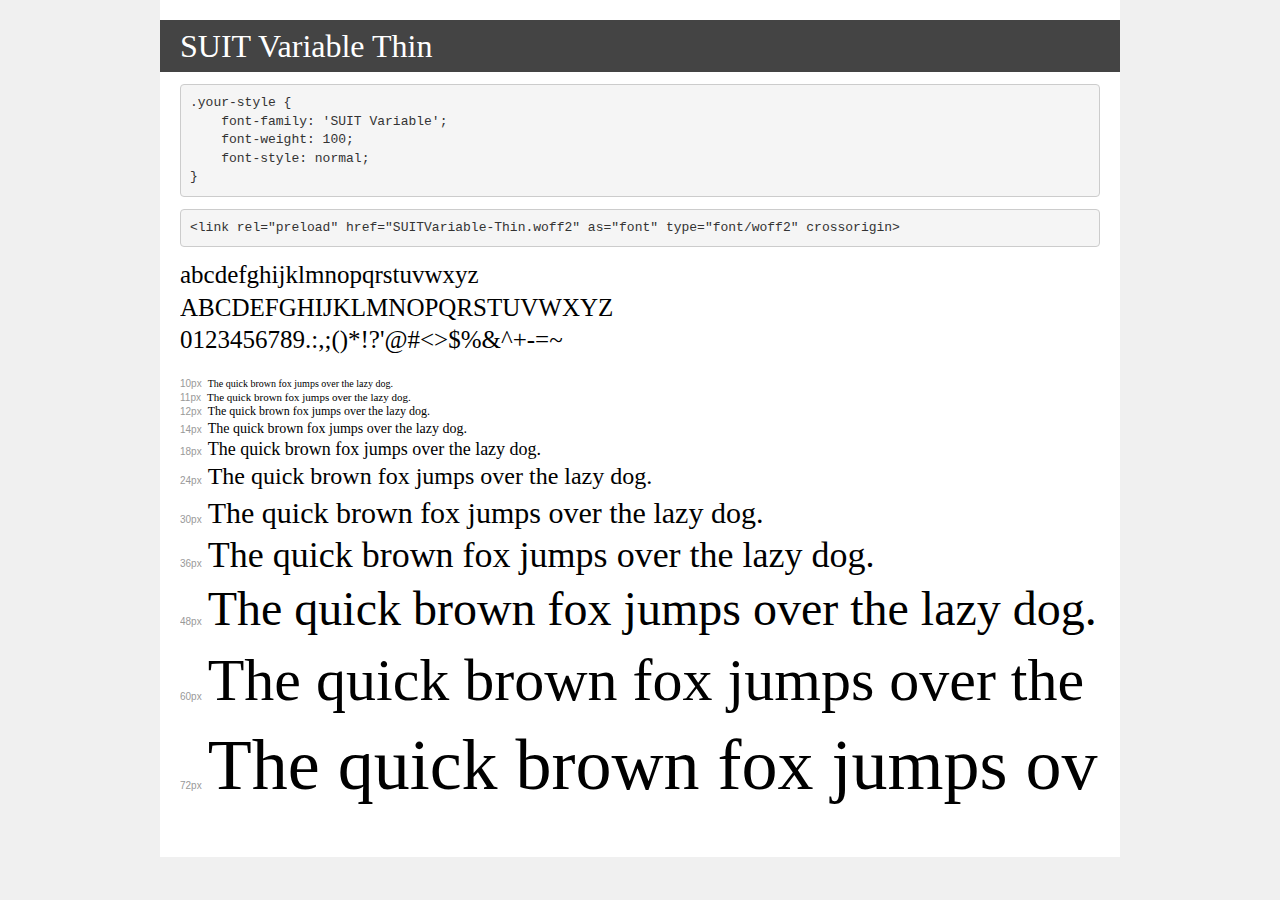
<file: fonts/demo (2).html>
<!DOCTYPE html>
<html lang="en">
<head>
    <meta charset="utf-8">
    <meta http-equiv="X-UA-Compatible" content="IE=edge">
    <meta name="viewport" content="width=device-width, initial-scale=1">
    <meta name="robots" content="noindex, noarchive">
    <meta name="format-detection" content="telephone=no">
    <title>Transfonter demo</title>
    <link href="stylesheet.css" rel="stylesheet">
    <style>
        /*
        http://meyerweb.com/eric/tools/css/reset/
        v2.0 | 20110126
        License: none (public domain)
        */
        html, body, div, span, applet, object, iframe,
        h1, h2, h3, h4, h5, h6, p, blockquote, pre,
        a, abbr, acronym, address, big, cite, code,
        del, dfn, em, img, ins, kbd, q, s, samp,
        small, strike, strong, sub, sup, tt, var,
        b, u, i, center,
        dl, dt, dd, ol, ul, li,
        fieldset, form, label, legend,
        table, caption, tbody, tfoot, thead, tr, th, td,
        article, aside, canvas, details, embed,
        figure, figcaption, footer, header, hgroup,
        menu, nav, output, ruby, section, summary,
        time, mark, audio, video {
            margin: 0;
            padding: 0;
            border: 0;
            font-size: 100%;
            font: inherit;
            vertical-align: baseline;
        }
        /* HTML5 display-role reset for older browsers */
        article, aside, details, figcaption, figure,
        footer, header, hgroup, menu, nav, section {
            display: block;
        }
        body {
            line-height: 1;
        }
        ol, ul {
            list-style: none;
        }
        blockquote, q {
            quotes: none;
        }
        blockquote:before, blockquote:after,
        q:before, q:after {
            content: '';
            content: none;
        }
        table {
            border-collapse: collapse;
            border-spacing: 0;
        }
        /* demo styles */
        body {
            background: #f0f0f0;
            color: #000;
        }
        .page {
            background: #fff;
            width: 920px;
            margin: 0 auto;
            padding: 20px 20px 0 20px;
            overflow: hidden;
        }
        .font-container {
            overflow-x: auto;
            overflow-y: hidden;
            margin-bottom: 40px;
            line-height: 1.3;
            white-space: nowrap;
            padding-bottom: 5px;
        }
        h1 {
            position: relative;
            background: #444;
            font-size: 32px;
            color: #fff;
            padding: 10px 20px;
            margin: 0 -20px 12px -20px;
        }
        .letters {
            font-size: 25px;
            margin-bottom: 20px;
        }
        .s10:before {
            content: '10px';
        }
        .s11:before {
            content: '11px';
        }
        .s12:before {
            content: '12px';
        }
        .s14:before {
            content: '14px';
        }
        .s18:before {
            content: '18px';
        }
        .s24:before {
            content: '24px';
        }
        .s30:before {
            content: '30px';
        }
        .s36:before {
            content: '36px';
        }
        .s48:before {
            content: '48px';
        }
        .s60:before {
            content: '60px';
        }
        .s72:before {
            content: '72px';
        }
        .s10:before, .s11:before, .s12:before, .s14:before,
        .s18:before, .s24:before, .s30:before, .s36:before,
        .s48:before, .s60:before, .s72:before {
            font-family: Arial, sans-serif;
            font-size: 10px;
            font-weight: normal;
            font-style: normal;
            color: #999;
            padding-right: 6px;
        }
        pre {
            display: block;
            padding: 9px;
            margin: 0 0 12px;
            font-family: Monaco, Menlo, Consolas, "Courier New", monospace;
            font-size: 13px;
            line-height: 1.428571429;
            color: #333;
            font-weight: normal;
            font-style: normal;
            background-color: #f5f5f5;
            border: 1px solid #ccc;
            overflow-x: auto;
            border-radius: 4px;
        }
        /* responsive */
        @media (max-width: 959px) {
            .page {
                width: auto;
                margin: 0;
            }
        }
    </style>
</head>
<body>
<div class="page">
    <div class="demo">
        <h1 style="font-family: 'SUIT Variable'; font-weight: 100; font-style: normal;">SUIT Variable Thin</h1>
        <pre title="Usage">.your-style {
    font-family: 'SUIT Variable';
    font-weight: 100;
    font-style: normal;
}</pre>
        <pre title="Preload (optional)">
&lt;link rel=&quot;preload&quot; href=&quot;SUITVariable-Thin.woff2&quot; as=&quot;font&quot; type=&quot;font/woff2&quot; crossorigin&gt;</pre>
        <div class="font-container" style="font-family: 'SUIT Variable'; font-weight: 100; font-style: normal;">
            <p class="letters">
                abcdefghijklmnopqrstuvwxyz<br>
ABCDEFGHIJKLMNOPQRSTUVWXYZ<br>
                0123456789.:,;()*!?'@#&lt;&gt;$%&^+-=~
            </p>
            <p class="s10" style="font-size: 10px;">The quick brown fox jumps over the lazy dog.</p>
            <p class="s11" style="font-size: 11px;">The quick brown fox jumps over the lazy dog.</p>
            <p class="s12" style="font-size: 12px;">The quick brown fox jumps over the lazy dog.</p>
            <p class="s14" style="font-size: 14px;">The quick brown fox jumps over the lazy dog.</p>
            <p class="s18" style="font-size: 18px;">The quick brown fox jumps over the lazy dog.</p>
            <p class="s24" style="font-size: 24px;">The quick brown fox jumps over the lazy dog.</p>
            <p class="s30" style="font-size: 30px;">The quick brown fox jumps over the lazy dog.</p>
            <p class="s36" style="font-size: 36px;">The quick brown fox jumps over the lazy dog.</p>
            <p class="s48" style="font-size: 48px;">The quick brown fox jumps over the lazy dog.</p>
            <p class="s60" style="font-size: 60px;">The quick brown fox jumps over the lazy dog.</p>
            <p class="s72" style="font-size: 72px;">The quick brown fox jumps over the lazy dog.</p>
        </div>
    </div>

</div>
</body>
</html>
</file>
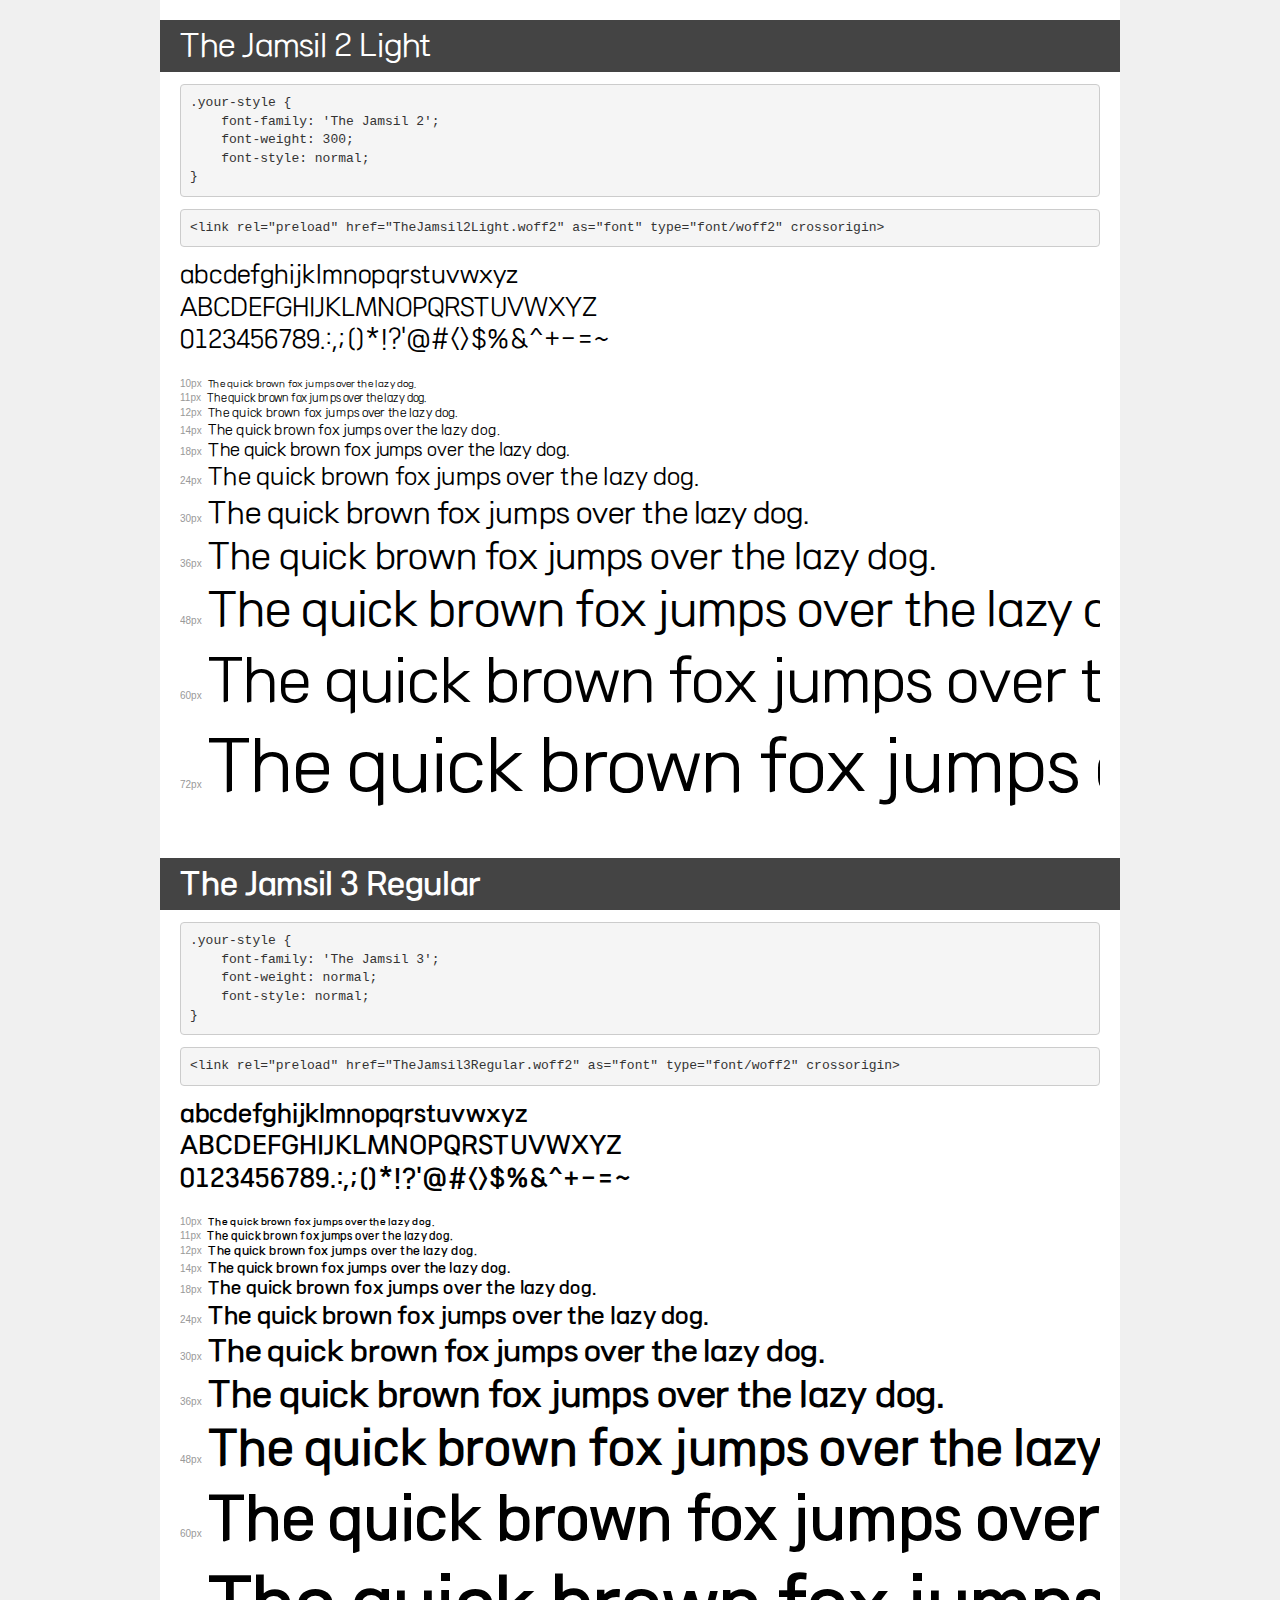
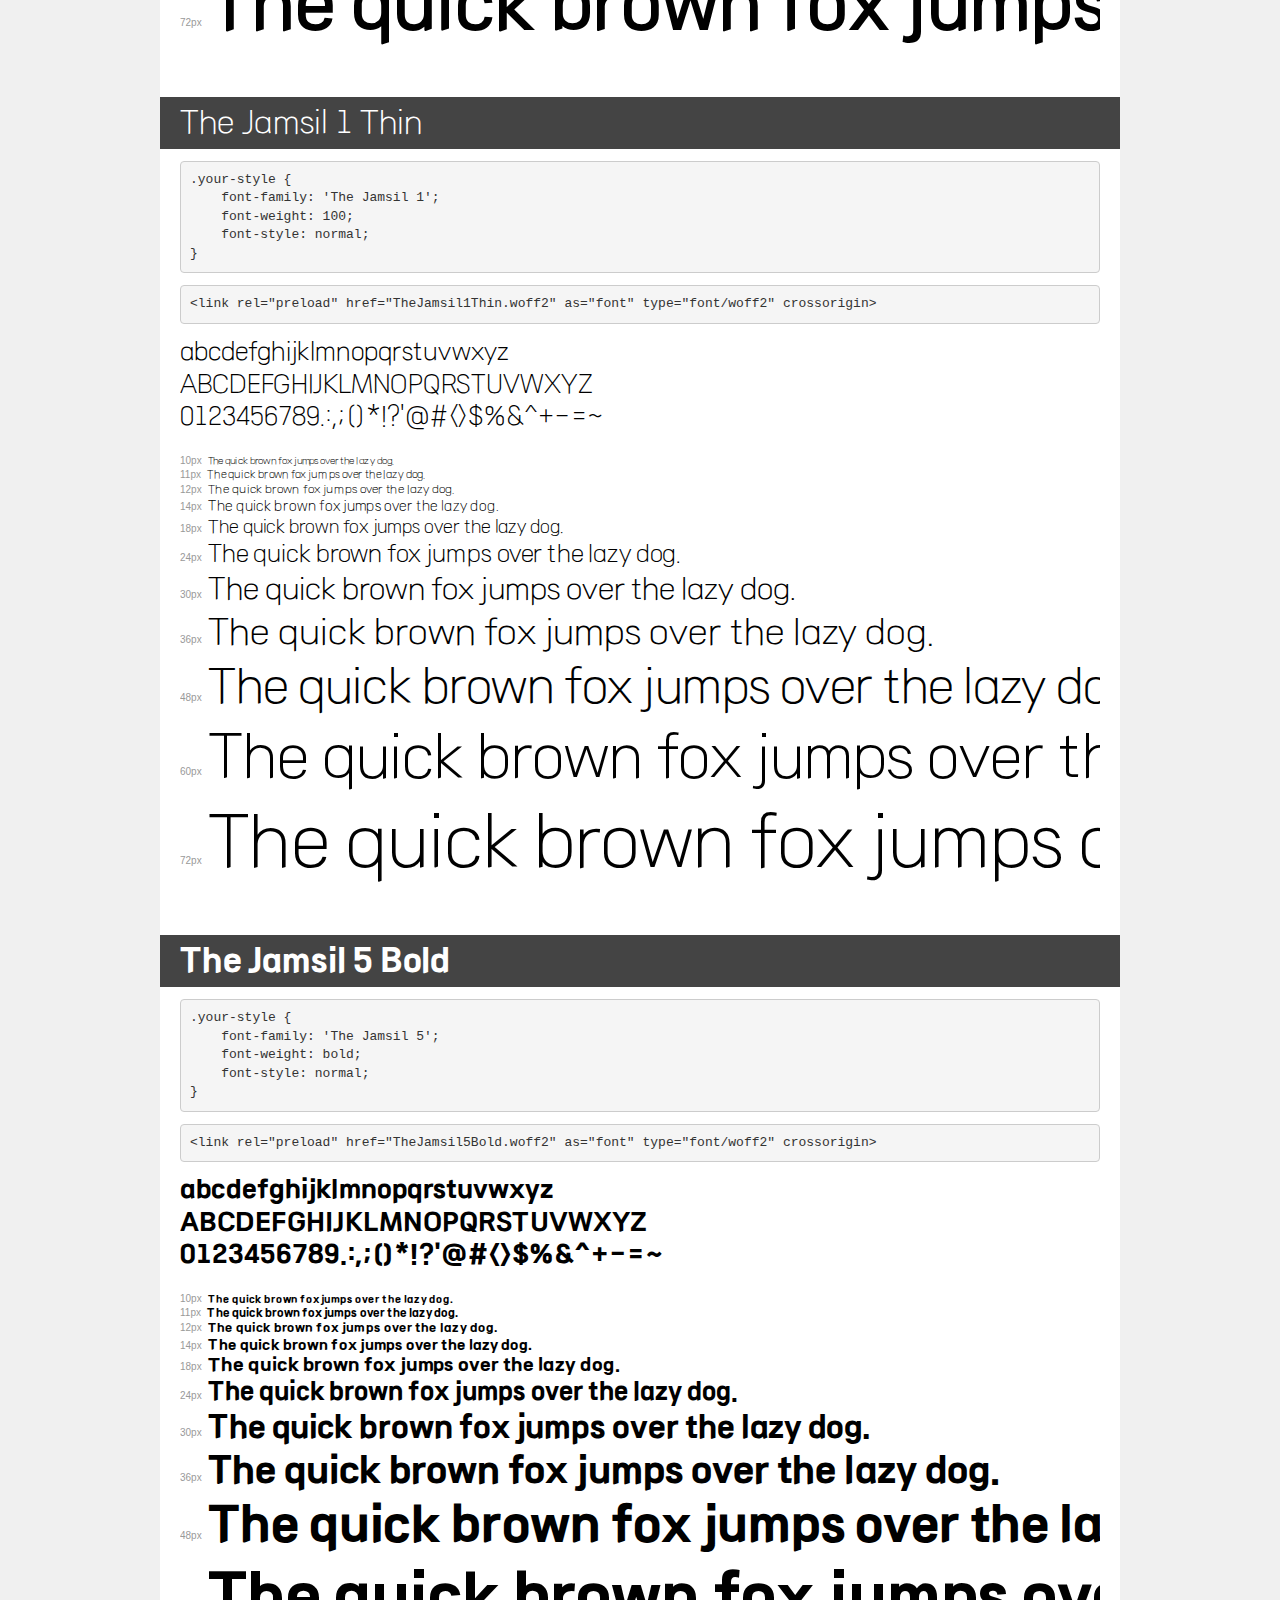
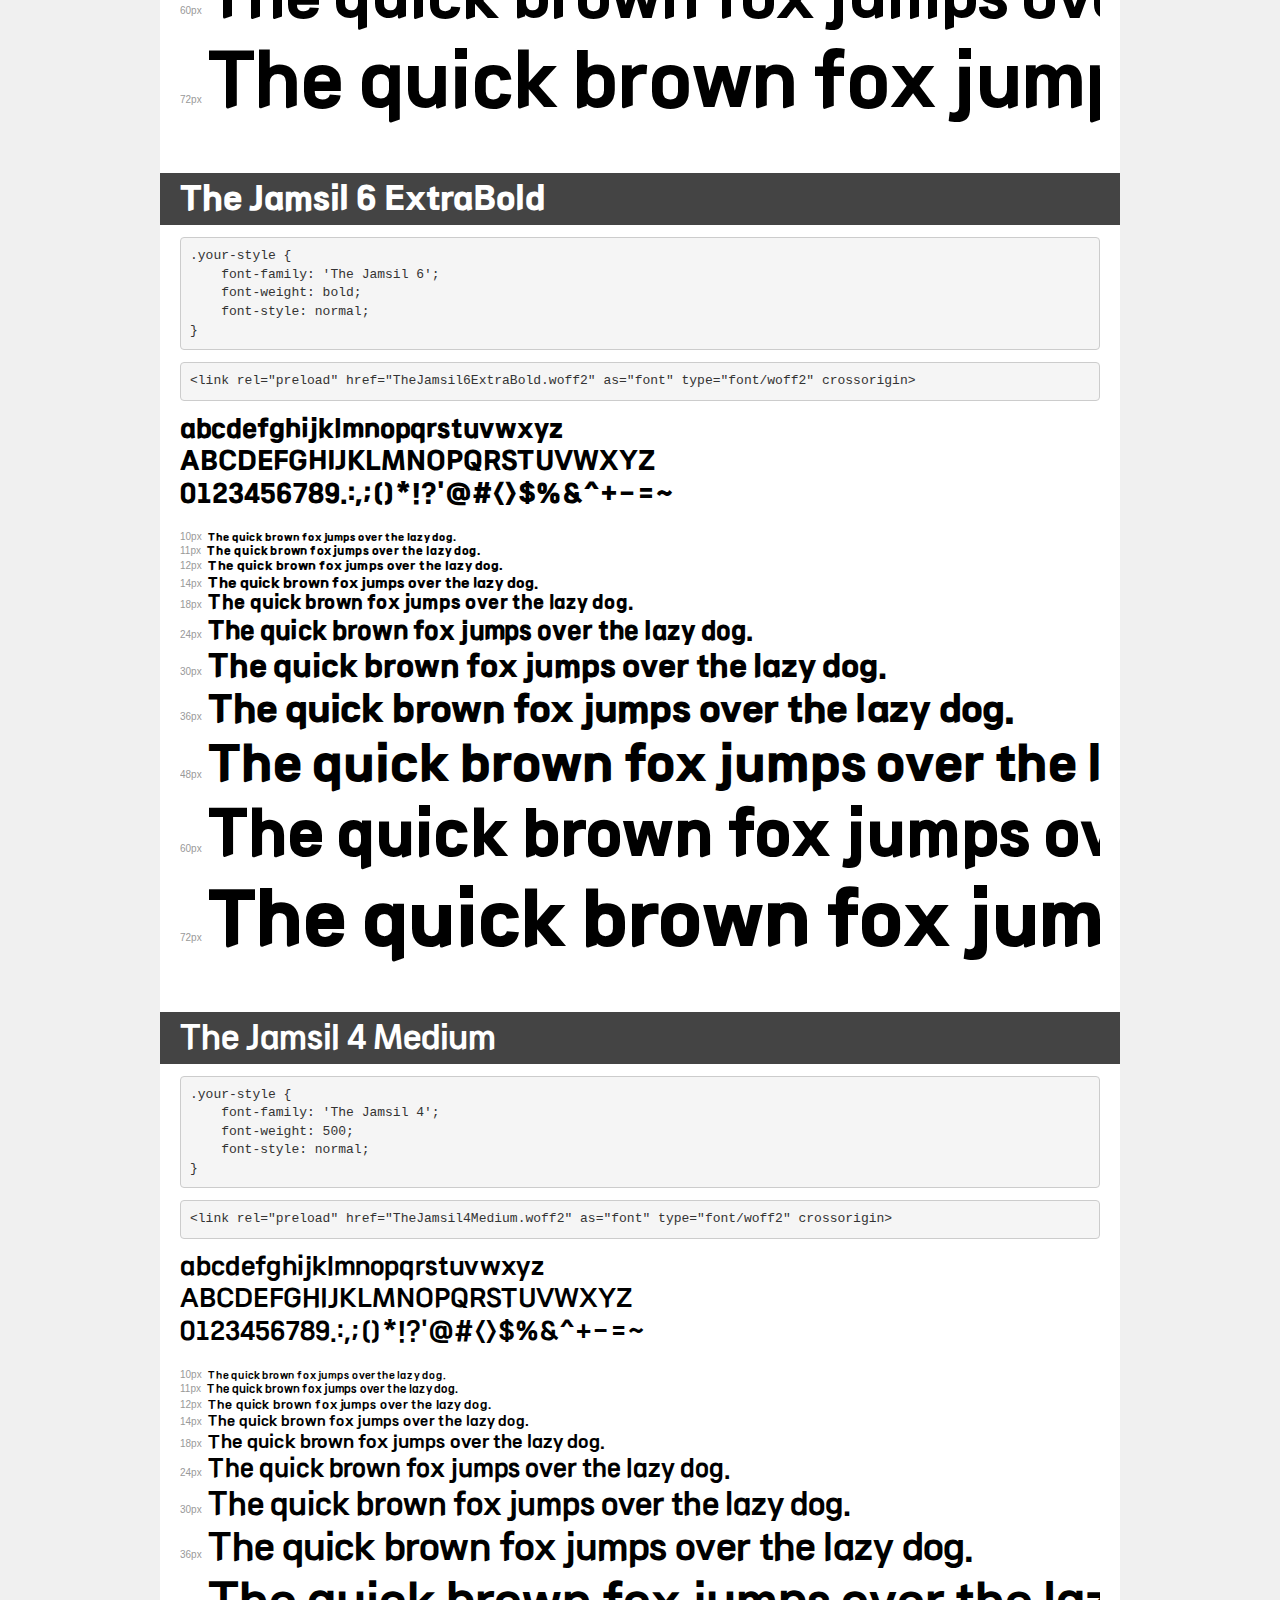
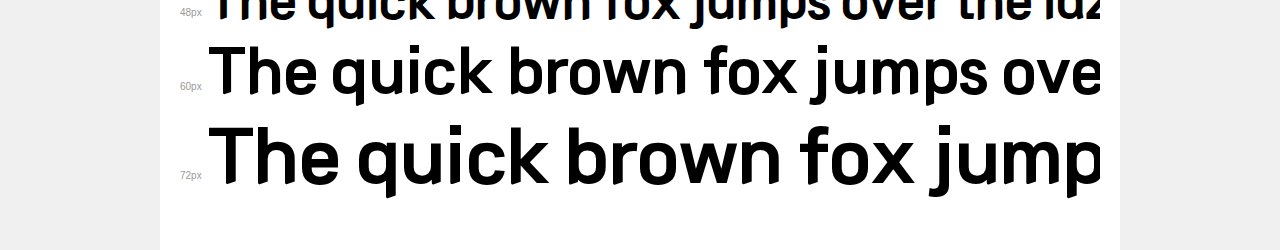
<file: fonts/demo.html>
<!DOCTYPE html>
<html lang="en">
<head>
    <meta charset="utf-8">
    <meta http-equiv="X-UA-Compatible" content="IE=edge">
    <meta name="viewport" content="width=device-width, initial-scale=1">
    <meta name="robots" content="noindex, noarchive">
    <meta name="format-detection" content="telephone=no">
    <title>Transfonter demo</title>
    <link href="stylesheet.css" rel="stylesheet">
    <style>
        /*
        http://meyerweb.com/eric/tools/css/reset/
        v2.0 | 20110126
        License: none (public domain)
        */
        html, body, div, span, applet, object, iframe,
        h1, h2, h3, h4, h5, h6, p, blockquote, pre,
        a, abbr, acronym, address, big, cite, code,
        del, dfn, em, img, ins, kbd, q, s, samp,
        small, strike, strong, sub, sup, tt, var,
        b, u, i, center,
        dl, dt, dd, ol, ul, li,
        fieldset, form, label, legend,
        table, caption, tbody, tfoot, thead, tr, th, td,
        article, aside, canvas, details, embed,
        figure, figcaption, footer, header, hgroup,
        menu, nav, output, ruby, section, summary,
        time, mark, audio, video {
            margin: 0;
            padding: 0;
            border: 0;
            font-size: 100%;
            font: inherit;
            vertical-align: baseline;
        }
        /* HTML5 display-role reset for older browsers */
        article, aside, details, figcaption, figure,
        footer, header, hgroup, menu, nav, section {
            display: block;
        }
        body {
            line-height: 1;
        }
        ol, ul {
            list-style: none;
        }
        blockquote, q {
            quotes: none;
        }
        blockquote:before, blockquote:after,
        q:before, q:after {
            content: '';
            content: none;
        }
        table {
            border-collapse: collapse;
            border-spacing: 0;
        }
        /* demo styles */
        body {
            background: #f0f0f0;
            color: #000;
        }
        .page {
            background: #fff;
            width: 920px;
            margin: 0 auto;
            padding: 20px 20px 0 20px;
            overflow: hidden;
        }
        .font-container {
            overflow-x: auto;
            overflow-y: hidden;
            margin-bottom: 40px;
            line-height: 1.3;
            white-space: nowrap;
            padding-bottom: 5px;
        }
        h1 {
            position: relative;
            background: #444;
            font-size: 32px;
            color: #fff;
            padding: 10px 20px;
            margin: 0 -20px 12px -20px;
        }
        .letters {
            font-size: 25px;
            margin-bottom: 20px;
        }
        .s10:before {
            content: '10px';
        }
        .s11:before {
            content: '11px';
        }
        .s12:before {
            content: '12px';
        }
        .s14:before {
            content: '14px';
        }
        .s18:before {
            content: '18px';
        }
        .s24:before {
            content: '24px';
        }
        .s30:before {
            content: '30px';
        }
        .s36:before {
            content: '36px';
        }
        .s48:before {
            content: '48px';
        }
        .s60:before {
            content: '60px';
        }
        .s72:before {
            content: '72px';
        }
        .s10:before, .s11:before, .s12:before, .s14:before,
        .s18:before, .s24:before, .s30:before, .s36:before,
        .s48:before, .s60:before, .s72:before {
            font-family: Arial, sans-serif;
            font-size: 10px;
            font-weight: normal;
            font-style: normal;
            color: #999;
            padding-right: 6px;
        }
        pre {
            display: block;
            padding: 9px;
            margin: 0 0 12px;
            font-family: Monaco, Menlo, Consolas, "Courier New", monospace;
            font-size: 13px;
            line-height: 1.428571429;
            color: #333;
            font-weight: normal;
            font-style: normal;
            background-color: #f5f5f5;
            border: 1px solid #ccc;
            overflow-x: auto;
            border-radius: 4px;
        }
        /* responsive */
        @media (max-width: 959px) {
            .page {
                width: auto;
                margin: 0;
            }
        }
    </style>
</head>
<body>
<div class="page">
    <div class="demo">
        <h1 style="font-family: 'The Jamsil 2'; font-weight: 300; font-style: normal;">The Jamsil 2 Light</h1>
        <pre title="Usage">.your-style {
    font-family: 'The Jamsil 2';
    font-weight: 300;
    font-style: normal;
}</pre>
        <pre title="Preload (optional)">
&lt;link rel=&quot;preload&quot; href=&quot;TheJamsil2Light.woff2&quot; as=&quot;font&quot; type=&quot;font/woff2&quot; crossorigin&gt;</pre>
        <div class="font-container" style="font-family: 'The Jamsil 2'; font-weight: 300; font-style: normal;">
            <p class="letters">
                abcdefghijklmnopqrstuvwxyz<br>
ABCDEFGHIJKLMNOPQRSTUVWXYZ<br>
                0123456789.:,;()*!?'@#&lt;&gt;$%&^+-=~
            </p>
            <p class="s10" style="font-size: 10px;">The quick brown fox jumps over the lazy dog.</p>
            <p class="s11" style="font-size: 11px;">The quick brown fox jumps over the lazy dog.</p>
            <p class="s12" style="font-size: 12px;">The quick brown fox jumps over the lazy dog.</p>
            <p class="s14" style="font-size: 14px;">The quick brown fox jumps over the lazy dog.</p>
            <p class="s18" style="font-size: 18px;">The quick brown fox jumps over the lazy dog.</p>
            <p class="s24" style="font-size: 24px;">The quick brown fox jumps over the lazy dog.</p>
            <p class="s30" style="font-size: 30px;">The quick brown fox jumps over the lazy dog.</p>
            <p class="s36" style="font-size: 36px;">The quick brown fox jumps over the lazy dog.</p>
            <p class="s48" style="font-size: 48px;">The quick brown fox jumps over the lazy dog.</p>
            <p class="s60" style="font-size: 60px;">The quick brown fox jumps over the lazy dog.</p>
            <p class="s72" style="font-size: 72px;">The quick brown fox jumps over the lazy dog.</p>
        </div>
    </div>

    <div class="demo">
        <h1 style="font-family: 'The Jamsil 3'; font-weight: normal; font-style: normal;">The Jamsil 3 Regular</h1>
        <pre title="Usage">.your-style {
    font-family: 'The Jamsil 3';
    font-weight: normal;
    font-style: normal;
}</pre>
        <pre title="Preload (optional)">
&lt;link rel=&quot;preload&quot; href=&quot;TheJamsil3Regular.woff2&quot; as=&quot;font&quot; type=&quot;font/woff2&quot; crossorigin&gt;</pre>
        <div class="font-container" style="font-family: 'The Jamsil 3'; font-weight: normal; font-style: normal;">
            <p class="letters">
                abcdefghijklmnopqrstuvwxyz<br>
ABCDEFGHIJKLMNOPQRSTUVWXYZ<br>
                0123456789.:,;()*!?'@#&lt;&gt;$%&^+-=~
            </p>
            <p class="s10" style="font-size: 10px;">The quick brown fox jumps over the lazy dog.</p>
            <p class="s11" style="font-size: 11px;">The quick brown fox jumps over the lazy dog.</p>
            <p class="s12" style="font-size: 12px;">The quick brown fox jumps over the lazy dog.</p>
            <p class="s14" style="font-size: 14px;">The quick brown fox jumps over the lazy dog.</p>
            <p class="s18" style="font-size: 18px;">The quick brown fox jumps over the lazy dog.</p>
            <p class="s24" style="font-size: 24px;">The quick brown fox jumps over the lazy dog.</p>
            <p class="s30" style="font-size: 30px;">The quick brown fox jumps over the lazy dog.</p>
            <p class="s36" style="font-size: 36px;">The quick brown fox jumps over the lazy dog.</p>
            <p class="s48" style="font-size: 48px;">The quick brown fox jumps over the lazy dog.</p>
            <p class="s60" style="font-size: 60px;">The quick brown fox jumps over the lazy dog.</p>
            <p class="s72" style="font-size: 72px;">The quick brown fox jumps over the lazy dog.</p>
        </div>
    </div>

    <div class="demo">
        <h1 style="font-family: 'The Jamsil 1'; font-weight: 100; font-style: normal;">The Jamsil 1 Thin</h1>
        <pre title="Usage">.your-style {
    font-family: 'The Jamsil 1';
    font-weight: 100;
    font-style: normal;
}</pre>
        <pre title="Preload (optional)">
&lt;link rel=&quot;preload&quot; href=&quot;TheJamsil1Thin.woff2&quot; as=&quot;font&quot; type=&quot;font/woff2&quot; crossorigin&gt;</pre>
        <div class="font-container" style="font-family: 'The Jamsil 1'; font-weight: 100; font-style: normal;">
            <p class="letters">
                abcdefghijklmnopqrstuvwxyz<br>
ABCDEFGHIJKLMNOPQRSTUVWXYZ<br>
                0123456789.:,;()*!?'@#&lt;&gt;$%&^+-=~
            </p>
            <p class="s10" style="font-size: 10px;">The quick brown fox jumps over the lazy dog.</p>
            <p class="s11" style="font-size: 11px;">The quick brown fox jumps over the lazy dog.</p>
            <p class="s12" style="font-size: 12px;">The quick brown fox jumps over the lazy dog.</p>
            <p class="s14" style="font-size: 14px;">The quick brown fox jumps over the lazy dog.</p>
            <p class="s18" style="font-size: 18px;">The quick brown fox jumps over the lazy dog.</p>
            <p class="s24" style="font-size: 24px;">The quick brown fox jumps over the lazy dog.</p>
            <p class="s30" style="font-size: 30px;">The quick brown fox jumps over the lazy dog.</p>
            <p class="s36" style="font-size: 36px;">The quick brown fox jumps over the lazy dog.</p>
            <p class="s48" style="font-size: 48px;">The quick brown fox jumps over the lazy dog.</p>
            <p class="s60" style="font-size: 60px;">The quick brown fox jumps over the lazy dog.</p>
            <p class="s72" style="font-size: 72px;">The quick brown fox jumps over the lazy dog.</p>
        </div>
    </div>

    <div class="demo">
        <h1 style="font-family: 'The Jamsil 5'; font-weight: bold; font-style: normal;">The Jamsil 5 Bold</h1>
        <pre title="Usage">.your-style {
    font-family: 'The Jamsil 5';
    font-weight: bold;
    font-style: normal;
}</pre>
        <pre title="Preload (optional)">
&lt;link rel=&quot;preload&quot; href=&quot;TheJamsil5Bold.woff2&quot; as=&quot;font&quot; type=&quot;font/woff2&quot; crossorigin&gt;</pre>
        <div class="font-container" style="font-family: 'The Jamsil 5'; font-weight: bold; font-style: normal;">
            <p class="letters">
                abcdefghijklmnopqrstuvwxyz<br>
ABCDEFGHIJKLMNOPQRSTUVWXYZ<br>
                0123456789.:,;()*!?'@#&lt;&gt;$%&^+-=~
            </p>
            <p class="s10" style="font-size: 10px;">The quick brown fox jumps over the lazy dog.</p>
            <p class="s11" style="font-size: 11px;">The quick brown fox jumps over the lazy dog.</p>
            <p class="s12" style="font-size: 12px;">The quick brown fox jumps over the lazy dog.</p>
            <p class="s14" style="font-size: 14px;">The quick brown fox jumps over the lazy dog.</p>
            <p class="s18" style="font-size: 18px;">The quick brown fox jumps over the lazy dog.</p>
            <p class="s24" style="font-size: 24px;">The quick brown fox jumps over the lazy dog.</p>
            <p class="s30" style="font-size: 30px;">The quick brown fox jumps over the lazy dog.</p>
            <p class="s36" style="font-size: 36px;">The quick brown fox jumps over the lazy dog.</p>
            <p class="s48" style="font-size: 48px;">The quick brown fox jumps over the lazy dog.</p>
            <p class="s60" style="font-size: 60px;">The quick brown fox jumps over the lazy dog.</p>
            <p class="s72" style="font-size: 72px;">The quick brown fox jumps over the lazy dog.</p>
        </div>
    </div>

    <div class="demo">
        <h1 style="font-family: 'The Jamsil 6'; font-weight: bold; font-style: normal;">The Jamsil 6 ExtraBold</h1>
        <pre title="Usage">.your-style {
    font-family: 'The Jamsil 6';
    font-weight: bold;
    font-style: normal;
}</pre>
        <pre title="Preload (optional)">
&lt;link rel=&quot;preload&quot; href=&quot;TheJamsil6ExtraBold.woff2&quot; as=&quot;font&quot; type=&quot;font/woff2&quot; crossorigin&gt;</pre>
        <div class="font-container" style="font-family: 'The Jamsil 6'; font-weight: bold; font-style: normal;">
            <p class="letters">
                abcdefghijklmnopqrstuvwxyz<br>
ABCDEFGHIJKLMNOPQRSTUVWXYZ<br>
                0123456789.:,;()*!?'@#&lt;&gt;$%&^+-=~
            </p>
            <p class="s10" style="font-size: 10px;">The quick brown fox jumps over the lazy dog.</p>
            <p class="s11" style="font-size: 11px;">The quick brown fox jumps over the lazy dog.</p>
            <p class="s12" style="font-size: 12px;">The quick brown fox jumps over the lazy dog.</p>
            <p class="s14" style="font-size: 14px;">The quick brown fox jumps over the lazy dog.</p>
            <p class="s18" style="font-size: 18px;">The quick brown fox jumps over the lazy dog.</p>
            <p class="s24" style="font-size: 24px;">The quick brown fox jumps over the lazy dog.</p>
            <p class="s30" style="font-size: 30px;">The quick brown fox jumps over the lazy dog.</p>
            <p class="s36" style="font-size: 36px;">The quick brown fox jumps over the lazy dog.</p>
            <p class="s48" style="font-size: 48px;">The quick brown fox jumps over the lazy dog.</p>
            <p class="s60" style="font-size: 60px;">The quick brown fox jumps over the lazy dog.</p>
            <p class="s72" style="font-size: 72px;">The quick brown fox jumps over the lazy dog.</p>
        </div>
    </div>

    <div class="demo">
        <h1 style="font-family: 'The Jamsil 4'; font-weight: 500; font-style: normal;">The Jamsil 4 Medium</h1>
        <pre title="Usage">.your-style {
    font-family: 'The Jamsil 4';
    font-weight: 500;
    font-style: normal;
}</pre>
        <pre title="Preload (optional)">
&lt;link rel=&quot;preload&quot; href=&quot;TheJamsil4Medium.woff2&quot; as=&quot;font&quot; type=&quot;font/woff2&quot; crossorigin&gt;</pre>
        <div class="font-container" style="font-family: 'The Jamsil 4'; font-weight: 500; font-style: normal;">
            <p class="letters">
                abcdefghijklmnopqrstuvwxyz<br>
ABCDEFGHIJKLMNOPQRSTUVWXYZ<br>
                0123456789.:,;()*!?'@#&lt;&gt;$%&^+-=~
            </p>
            <p class="s10" style="font-size: 10px;">The quick brown fox jumps over the lazy dog.</p>
            <p class="s11" style="font-size: 11px;">The quick brown fox jumps over the lazy dog.</p>
            <p class="s12" style="font-size: 12px;">The quick brown fox jumps over the lazy dog.</p>
            <p class="s14" style="font-size: 14px;">The quick brown fox jumps over the lazy dog.</p>
            <p class="s18" style="font-size: 18px;">The quick brown fox jumps over the lazy dog.</p>
            <p class="s24" style="font-size: 24px;">The quick brown fox jumps over the lazy dog.</p>
            <p class="s30" style="font-size: 30px;">The quick brown fox jumps over the lazy dog.</p>
            <p class="s36" style="font-size: 36px;">The quick brown fox jumps over the lazy dog.</p>
            <p class="s48" style="font-size: 48px;">The quick brown fox jumps over the lazy dog.</p>
            <p class="s60" style="font-size: 60px;">The quick brown fox jumps over the lazy dog.</p>
            <p class="s72" style="font-size: 72px;">The quick brown fox jumps over the lazy dog.</p>
        </div>
    </div>

</div>
</body>
</html>
</file>
<file: fonts/stylesheet.css>
@font-face {
    font-family: 'The Jamsil 2';
    src: url('TheJamsil2Light.woff2') format('woff2'),
        url('TheJamsil2Light.woff') format('woff');
    font-weight: 300;
    font-style: normal;
    font-display: swap;
}

@font-face {
    font-family: 'The Jamsil 3';
    src: url('TheJamsil3Regular.woff2') format('woff2'),
        url('TheJamsil3Regular.woff') format('woff');
    font-weight: normal;
    font-style: normal;
    font-display: swap;
}

@font-face {
    font-family: 'The Jamsil 1';
    src: url('TheJamsil1Thin.woff2') format('woff2'),
        url('TheJamsil1Thin.woff') format('woff');
    font-weight: 100;
    font-style: normal;
    font-display: swap;
}

@font-face {
    font-family: 'The Jamsil 5';
    src: url('TheJamsil5Bold.woff2') format('woff2'),
        url('TheJamsil5Bold.woff') format('woff');
    font-weight: bold;
    font-style: normal;
    font-display: swap;
}

@font-face {
    font-family: 'The Jamsil 6';
    src: url('TheJamsil6ExtraBold.woff2') format('woff2'),
        url('TheJamsil6ExtraBold.woff') format('woff');
    font-weight: bold;
    font-style: normal;
    font-display: swap;
}

@font-face {
    font-family: 'The Jamsil 4';
    src: url('TheJamsil4Medium.woff2') format('woff2'),
        url('TheJamsil4Medium.woff') format('woff');
    font-weight: 500;
    font-style: normal;
    font-display: swap;
}
</file>
